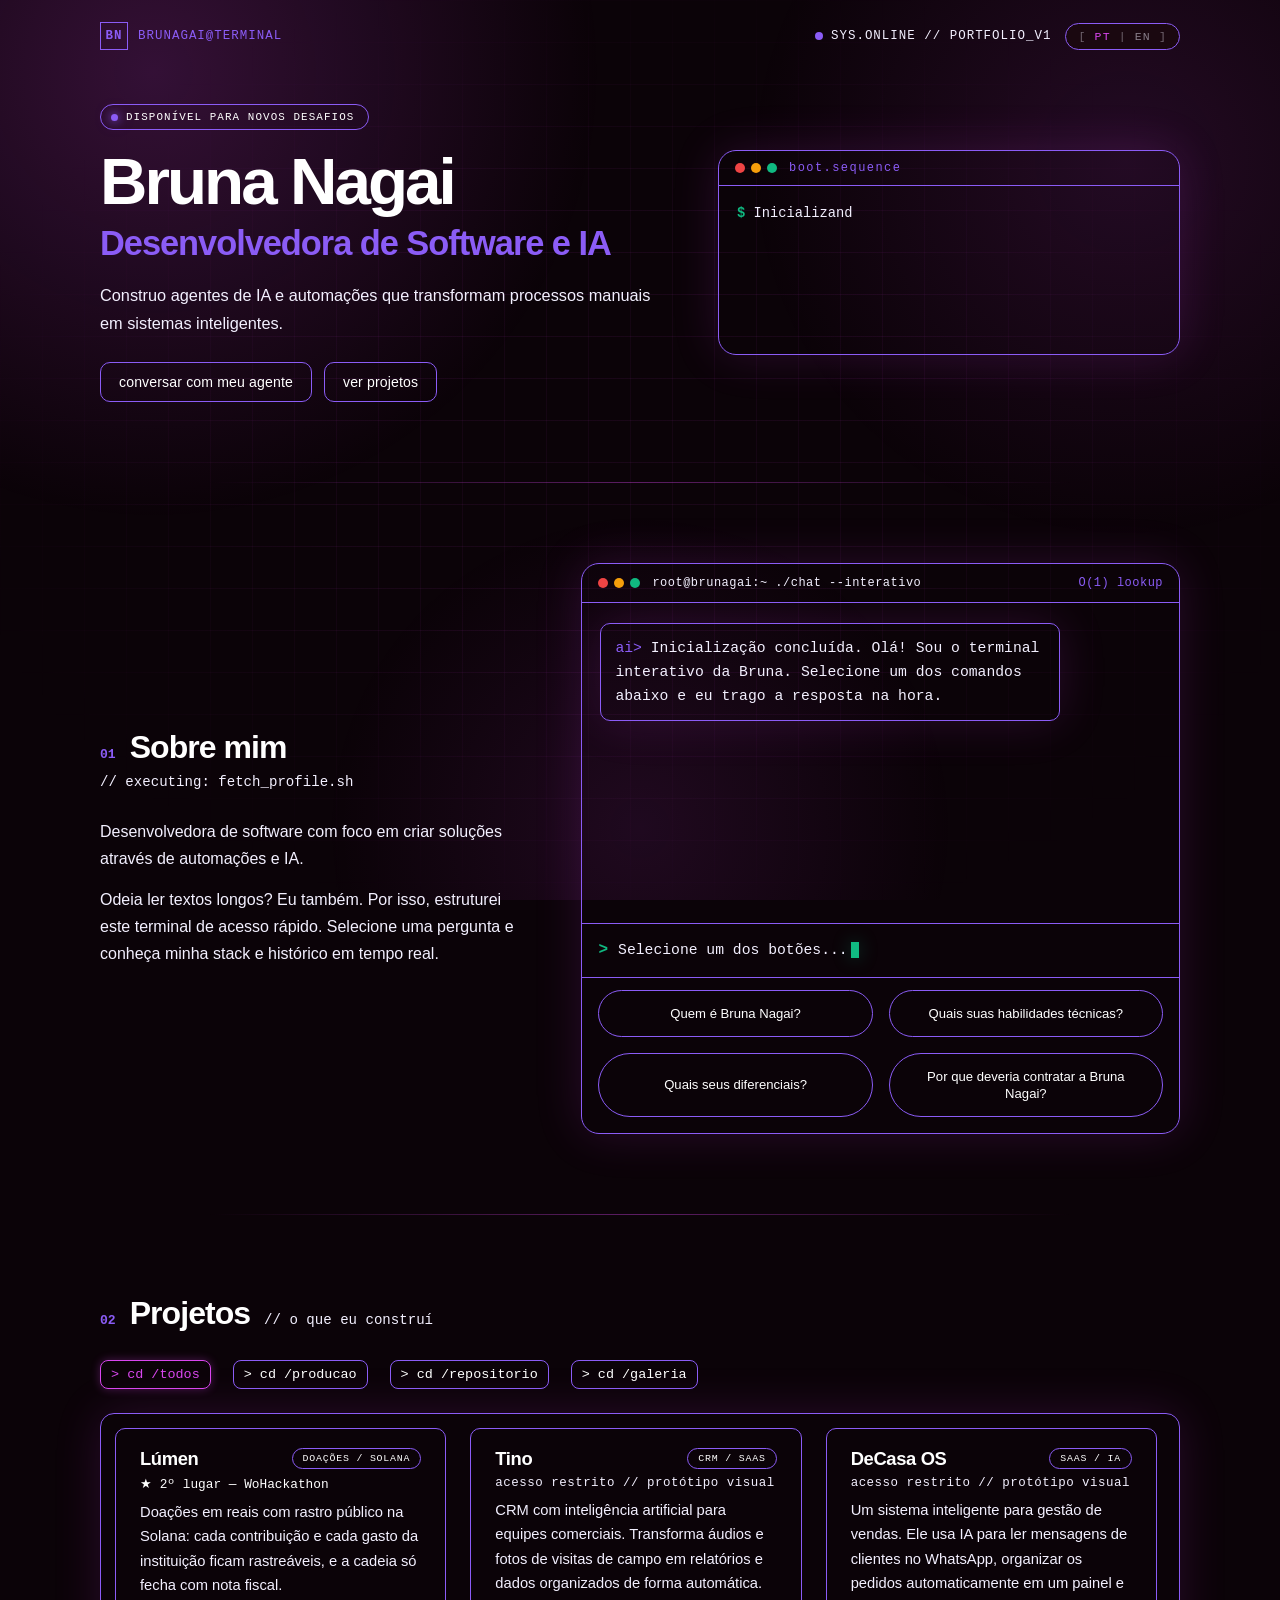
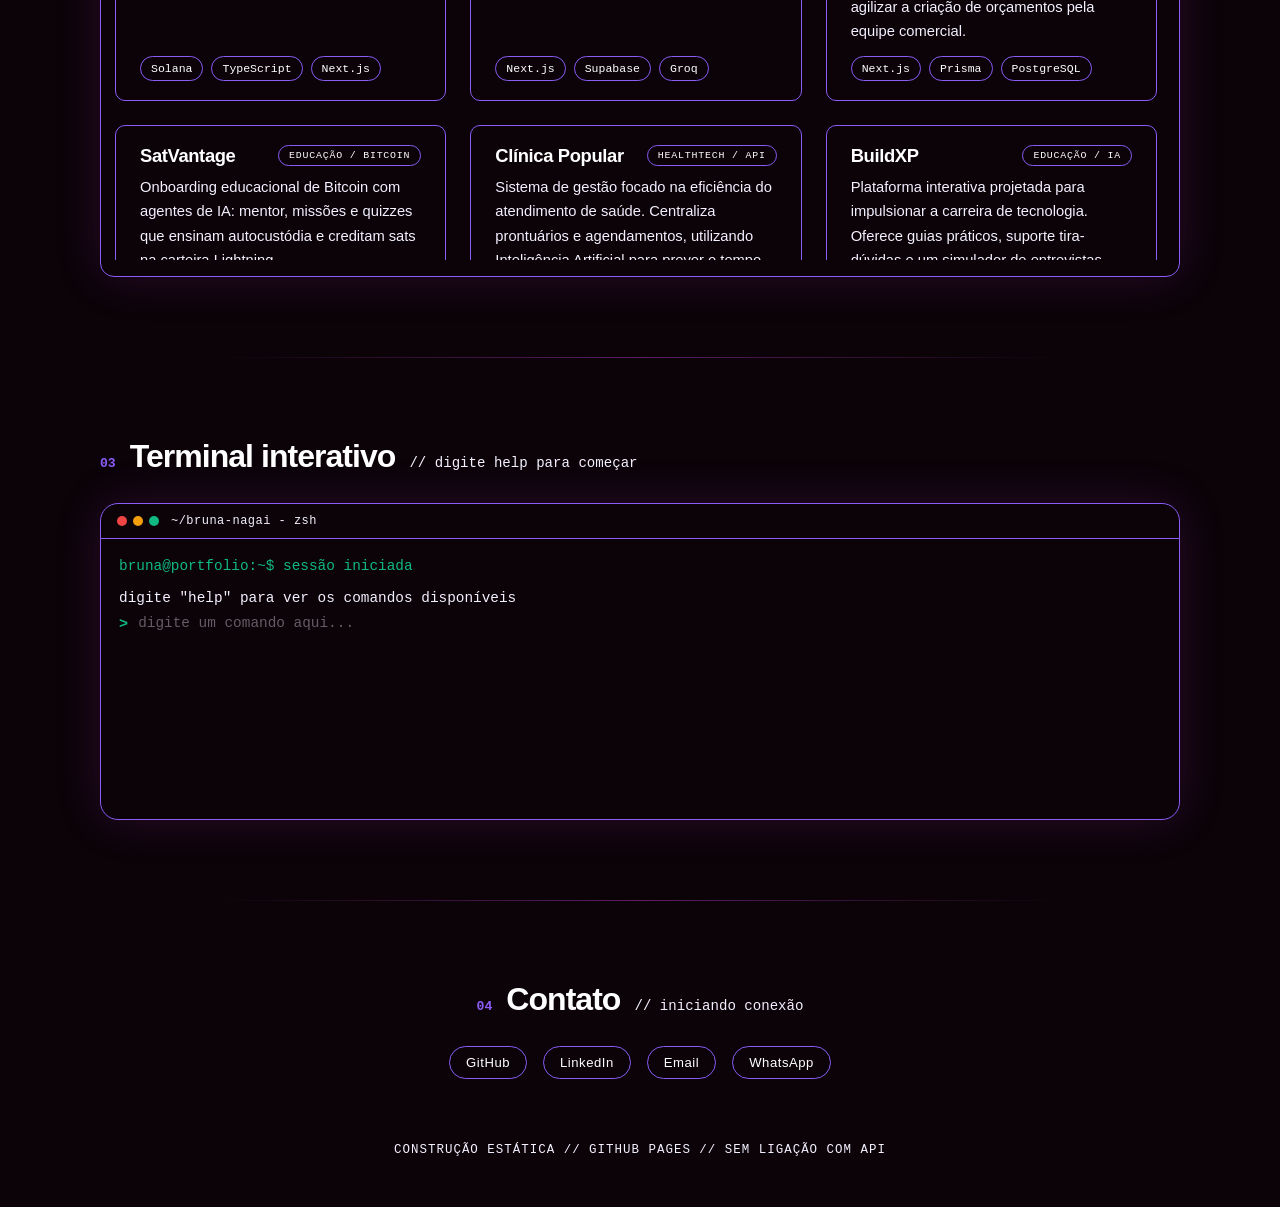
<file: index.html>
<!DOCTYPE html>
<html lang="pt-BR">
  <head>
    <meta charset="UTF-8" />
    <meta name="viewport" content="width=device-width, initial-scale=1.0" />
    <title>brunagai | Software Dev &amp; AI</title>
    <meta
      name="description"
      content="Portfólio de Bruna Nagai — desenvolvedora de software com foco em inteligência artificial, automações e engenharia de software."
    />
    <link rel="canonical" href="https://brunagai.github.io/portfolio_brunagai/" />
    <link rel="alternate" hreflang="pt-BR" href="https://brunagai.github.io/portfolio_brunagai/" />
    <link rel="alternate" hreflang="en" href="https://brunagai.github.io/portfolio_brunagai/en.html" />
    <link rel="alternate" hreflang="x-default" href="https://brunagai.github.io/portfolio_brunagai/" />
    <meta property="og:type" content="website" />
    <meta property="og:locale" content="pt_BR" />
    <meta property="og:locale:alternate" content="en_US" />
    <meta property="og:site_name" content="Bruna Nagai" />
    <meta
      property="og:title"
      content="Bruna Nagai | Desenvolvedora de Software e IA"
    />
    <meta
      property="og:description"
      content="Portfólio de Bruna Nagai — desenvolvedora de software com foco em inteligência artificial, automações e engenharia de software."
    />
    <meta property="og:url" content="https://brunagai.github.io/portfolio_brunagai/" />
    <meta
      property="og:image"
      content="https://brunagai.github.io/portfolio_brunagai/favicon.png"
    />
    <meta property="og:image:type" content="image/png" />
    <meta property="og:image:alt" content="BN — Bruna Nagai" />
    <meta name="twitter:card" content="summary" />
    <meta
      name="twitter:title"
      content="Bruna Nagai | Desenvolvedora de Software e IA"
    />
    <meta
      name="twitter:description"
      content="Portfólio de Bruna Nagai — desenvolvedora de software com foco em inteligência artificial, automações e engenharia de software."
    />
    <meta
      name="twitter:image"
      content="https://brunagai.github.io/portfolio_brunagai/favicon.png"
    />
    <meta name="twitter:image:alt" content="BN — Bruna Nagai" />
    <meta name="referrer" content="strict-origin-when-cross-origin" />
    <meta
      http-equiv="Content-Security-Policy"
      content="default-src 'self'; script-src 'self'; style-src 'self' https://fonts.googleapis.com; font-src https://fonts.gstatic.com; img-src 'self' data:; connect-src 'none'; base-uri 'self'; form-action 'self' mailto: https://wa.me;"
    />
    <link rel="icon" href="favicon.png?v=3" type="image/png" />
    <link rel="preconnect" href="https://fonts.googleapis.com" />
    <link rel="preconnect" href="https://fonts.gstatic.com" crossorigin />
    <link
      href="https://fonts.googleapis.com/css2?family=IBM+Plex+Mono:wght@400;500;600&family=Sora:wght@400;500;600;700&display=swap"
      rel="stylesheet"
    />
    <link rel="stylesheet" href="css/styles.css?v=81" />
  </head>
  <body>
    <a class="skip-link" href="#conteudo">Pular para o conteúdo</a>
    <div class="bg-grid" aria-hidden="true"></div>
    <div class="bg-glow" aria-hidden="true"></div>

    <header class="topbar">
      <p class="brand">
        <span class="brand-sigil">BN</span>
        <span>brunagai<span class="dim">@</span>terminal</span>
      </p>
      <div class="topbar-end">
        <p class="sys-status">
          <span class="pulse"></span>
          SYS.ONLINE // PORTFOLIO_v1
        </p>
        <nav class="lang-toggle" aria-label="Idioma">
          <a
            class="lang-toggle-link lang-toggle-active"
            href="index.html"
            hreflang="pt-BR"
            lang="pt-BR"
            aria-current="true"
          >PT</a>
          <span class="lang-toggle-sep" aria-hidden="true">|</span>
          <a class="lang-toggle-link" href="en.html" hreflang="en" lang="en">EN</a>
        </nav>
      </div>
    </header>

    <main id="conteudo" tabindex="-1">
      <section class="hero" aria-labelledby="hero-title">
        <div class="hero-copy">
          <a class="availability-badge" href="#contato">
            <span class="availability-dot" aria-hidden="true"></span>
            DISPONÍVEL PARA NOVOS DESAFIOS
          </a>
          <h1 id="hero-title" class="hero-name">Bruna Nagai</h1>
          <h2 class="hero-role">Desenvolvedora de Software e IA</h2>
          <p class="hero-desc">
            Construo agentes de IA e
            automações que transformam processos manuais em sistemas inteligentes.
          </p>
          <div class="hero-actions">
            <a class="hero-btn hero-btn-primary" href="#chat">conversar com meu agente</a>
            <a class="hero-btn hero-btn-secondary" href="#projetos">ver projetos</a>
          </div>
        </div>

        <div class="hero-visual">
          <aside class="boot-terminal" aria-label="Sequência de boot">
            <div class="boot-chrome">
              <div class="traffic" aria-hidden="true">
                <span></span><span></span><span></span>
              </div>
              <p class="terminal-title">boot.sequence</p>
            </div>
            <div id="boot-sequence-container" class="boot-log" aria-hidden="true"></div>
          </aside>
        </div>
      </section>

      <hr class="section-divider" aria-hidden="true" />

      <section id="chat" class="about-section" aria-labelledby="about-title">
        <div class="about-body">
          <div class="about-copy">
            <header class="projects-header about-header">
              <p class="projects-index">01</p>
              <h2 id="about-title">Sobre mim</h2>
              <p class="projects-comment">// executing: fetch_profile.sh</p>
            </header>
            <p>
              Desenvolvedora de software com foco em criar soluções através de
              automações e IA.
            </p>
            <p>
              Odeia ler textos longos? Eu também. Por isso, estruturei este
              terminal de acesso rápido. Selecione uma pergunta e conheça minha
              stack e histórico em tempo real.
            </p>
          </div>

          <div class="about-chat">
            <div class="terminal" role="region" aria-label="Interface de chat">
              <div class="terminal-chrome">
                <div class="traffic" aria-hidden="true">
                  <span></span><span></span><span></span>
                </div>
                <p class="terminal-title">root@brunagai:~ ./chat --interativo</p>
                <p class="terminal-hint">O(1) lookup</p>
              </div>

              <div id="chat-log" class="chat-log" role="log" aria-live="off">
                <article class="msg msg-agent">
                  <p>
                    <span class="ai-prefix">ai&gt;</span>
                    Inicialização concluída. Olá! Sou o terminal interativo da Bruna.
                    Selecione um dos comandos abaixo e eu trago a resposta na hora.
                  </p>
                </article>
              </div>

              <div class="command-bar">
                <span class="prompt-sign" aria-hidden="true">&gt;</span>
                <p class="command-display">
                  <span id="command-text" class="is-placeholder">Selecione um dos botões...</span>
                  <span class="caret" aria-hidden="true"></span>
                </p>
              </div>

              <div id="quick-actions" class="actions-grid" aria-label="Atalhos rápidos">
                <button type="button" class="action-btn" data-question="Quem é Bruna Nagai?">
                  Quem é Bruna Nagai?
                </button>
                <button type="button" class="action-btn" data-question="Quais suas habilidades técnicas?">
                  Quais suas habilidades técnicas?
                </button>
                <button type="button" class="action-btn" data-question="Quais seus diferenciais?">
                  Quais seus diferenciais?
                </button>
                <button type="button" class="action-btn" data-question="Por que deveria contratar a Bruna Nagai?">
                  Por que deveria contratar a Bruna Nagai?
                </button>
              </div>
            </div>
          </div>
        </div>
      </section>

      <hr class="section-divider" aria-hidden="true" />

      <section id="projetos" class="projects" aria-labelledby="projects-title">
        <header class="projects-header">
          <p class="projects-index">02</p>
          <h2 id="projects-title">Projetos</h2>
          <p class="projects-comment">// o que eu construí</p>
        </header>

        <nav class="project-filters" aria-label="Filtro de projetos">
          <button type="button" class="filter-cmd active" data-filter="todos" aria-pressed="true">
            &gt; cd /todos
          </button>
          <button type="button" class="filter-cmd" data-filter="producao" aria-pressed="false">
            &gt; cd /producao
          </button>
          <button type="button" class="filter-cmd" data-filter="repositorio" aria-pressed="false">
            &gt; cd /repositorio
          </button>
          <button type="button" class="filter-cmd" data-filter="galeria" aria-pressed="false">
            &gt; cd /galeria
          </button>
        </nav>

        <div class="projects-log-window">
          <div class="projects-grid">
          <article class="project-card" data-demo="lumen" data-stacks="galeria" tabindex="0" aria-haspopup="dialog" aria-controls="demo-modal">
            <div class="project-card-body">
              <div class="project-card-head">
                <h3>Lúmen</h3>
                <span class="project-pill">DOAÇÕES / SOLANA</span>
              </div>
              <p class="project-award">★ 2º lugar — WoHackathon</p>
              <p class="project-desc">
                Doações em reais com rastro público na Solana: cada contribuição e
                cada gasto da instituição ficam rastreáveis, e a cadeia só fecha
                com nota fiscal.
              </p>
            </div>
            <div class="project-card-foot">
              <ul class="project-tags">
                <li>Solana</li>
                <li>TypeScript</li>
                <li>Next.js</li>
              </ul>
            </div>
          </article>

          <article class="project-card" data-demo="tino" data-stacks="galeria" tabindex="0" aria-haspopup="dialog" aria-controls="demo-modal">
            <div class="project-card-body">
              <div class="project-card-head">
                <h3>Tino</h3>
                <span class="project-pill">CRM / SAAS</span>
              </div>
              <p class="project-access">acesso restrito // protótipo visual</p>
              <p class="project-desc">
                CRM com inteligência artificial para equipes comerciais. Transforma
                áudios e fotos de visitas de campo em relatórios e dados organizados
                de forma automática.
              </p>
            </div>
            <div class="project-card-foot">
              <ul class="project-tags">
                <li>Next.js</li>
                <li>Supabase</li>
                <li>Groq</li>
              </ul>
            </div>
          </article>

          <article class="project-card" data-demo="decasa-os" data-stacks="galeria" tabindex="0" aria-haspopup="dialog" aria-controls="demo-modal">
            <div class="project-card-body">
              <div class="project-card-head">
                <h3>DeCasa OS</h3>
                <span class="project-pill">SAAS / IA</span>
              </div>
              <p class="project-access">acesso restrito // protótipo visual</p>
              <p class="project-desc">
                Um sistema inteligente para gestão de vendas. Ele usa IA para
                ler mensagens de clientes no WhatsApp, organizar os pedidos
                automaticamente em um painel e agilizar a criação de orçamentos
                pela equipe comercial.
              </p>
            </div>
            <div class="project-card-foot">
              <ul class="project-tags">
                <li>Next.js</li>
                <li>Prisma</li>
                <li>PostgreSQL</li>
              </ul>
            </div>
          </article>

          <article class="project-card" data-stacks="producao">
            <a
              class="project-card-link"
              href="https://sat-vantage-gislanesena.vercel.app/"
              target="_blank"
              rel="noopener noreferrer"
              aria-label="Abrir SatVantage"
            ></a>
            <div class="project-card-body">
              <div class="project-card-head">
                <h3>SatVantage</h3>
                <span class="project-pill">EDUCAÇÃO / BITCOIN</span>
              </div>
              <p class="project-desc">
                Onboarding educacional de Bitcoin com agentes de IA: mentor,
                missões e quizzes que ensinam autocustódia e creditam sats na
                carteira Lightning.
              </p>
            </div>
            <div class="project-card-foot">
              <ul class="project-tags">
                <li>Next.js</li>
                <li>FastAPI</li>
                <li>TypeScript</li>
              </ul>
            </div>
          </article>

          <article class="project-card" data-stacks="repositorio">
            <a
              class="project-card-link"
              href="https://github.com/brunagai/clinica-popular"
              target="_blank"
              rel="noopener noreferrer"
              aria-label="Abrir Clínica Popular no GitHub"
            ></a>
            <div class="project-card-body">
              <div class="project-card-head">
                <h3>Clínica Popular</h3>
                <span class="project-pill">HEALTHTECH / API</span>
              </div>
              <p class="project-desc">
                Sistema de gestão focado na eficiência do atendimento de saúde.
                Centraliza prontuários e agendamentos, utilizando Inteligência
                Artificial para prever o tempo de espera nas filas e calcular o
                risco de ausência dos pacientes.
              </p>
            </div>
            <div class="project-card-foot">
              <ul class="project-tags">
                <li>Python</li>
                <li>FastAPI</li>
                <li>SQL</li>
              </ul>
            </div>
          </article>

          <article class="project-card" data-stacks="producao">
            <a
              class="project-card-link"
              href="https://www.buildxpdev.com.br/"
              target="_blank"
              rel="noopener noreferrer"
              aria-label="Abrir BuildXP"
            ></a>
            <div class="project-card-body">
              <div class="project-card-head">
                <h3>BuildXP</h3>
                <span class="project-pill">EDUCAÇÃO / IA</span>
              </div>
              <p class="project-desc">
                Plataforma interativa projetada para impulsionar a carreira de
                tecnologia. Oferece guias práticos, suporte tira-dúvidas e um
                simulador de entrevistas conduzido por Inteligência Artificial
                para preparar o candidato para o mercado.
              </p>
            </div>
            <div class="project-card-foot">
              <ul class="project-tags">
                <li>C#</li>
                <li>ASP.NET Core</li>
                <li>Groq</li>
              </ul>
            </div>
          </article>

          <article class="project-card" data-stacks="repositorio">
            <a
              class="project-card-link"
              href="https://github.com/brunagai/api-validacao-fiscal"
              target="_blank"
              rel="noopener noreferrer"
              aria-label="Abrir Validação Fiscal no GitHub"
            ></a>
            <div class="project-card-body">
              <div class="project-card-head">
                <h3>Validação Fiscal</h3>
                <span class="project-pill">API / FISCAL</span>
              </div>
              <p class="project-desc">
                Sistema automatizado que agiliza o processo de devoluções no
                varejo. Ele localiza a Nota Fiscal original instantaneamente,
                cruza as informações, calcula os impostos corretos e baixa o
                documento (DANFE), eliminando gargalos e erros manuais na
                operação.
              </p>
            </div>
            <div class="project-card-foot">
              <ul class="project-tags">
                <li>Python</li>
                <li>FastAPI</li>
                <li>Docker</li>
              </ul>
            </div>
          </article>
          </div>
        </div>
      </section>

      <hr class="section-divider" aria-hidden="true" />

      <section id="terminal-interativo" class="zsh-section" aria-labelledby="zsh-title">
        <header class="projects-header">
          <p class="projects-index">03</p>
          <h2 id="zsh-title">Terminal interativo</h2>
          <p class="projects-comment">// digite help para começar</p>
        </header>

        <div class="zsh-window">
          <div class="zsh-chrome">
            <div class="traffic" aria-hidden="true">
              <span></span><span></span><span></span>
            </div>
            <p class="terminal-title">~/bruna-nagai - zsh</p>
          </div>

          <div class="zsh-body">
            <div id="zsh-history" class="zsh-history" role="log" aria-live="off">
              <p class="zsh-line zsh-welcome">bruna@portfolio:~$ sessão iniciada</p>
              <p class="zsh-line zsh-hint">digite "help" para ver os comandos disponíveis</p>
            </div>

            <div class="zsh-input-line">
              <label class="sr-only" for="zsh-input">Comando do terminal</label>
              <span class="zsh-prompt" aria-hidden="true">&gt;</span>
              <input
                id="zsh-input"
                type="text"
                autocomplete="off"
                autocorrect="off"
                spellcheck="false"
                maxlength="80"
                placeholder="digite um comando aqui..."
                aria-label="Digite um comando"
              />
            </div>
          </div>
        </div>
      </section>

      <hr class="section-divider" aria-hidden="true" />
    </main>

    <footer id="contato" class="footer" aria-labelledby="contato-title">
      <div class="footer-contact-section">
        <header class="projects-header">
          <p class="projects-index">04</p>
          <h2 id="contato-title">Contato</h2>
          <p class="projects-comment">// iniciando conexão</p>
        </header>
        <nav class="footer-social-links" aria-label="Redes sociais">
        <a
          class="social-link"
          href="https://github.com/brunagai"
          target="_blank"
          rel="noopener noreferrer"
        >GitHub</a>
        <a
          class="social-link"
          href="https://www.linkedin.com/in/brunagai"
          target="_blank"
          rel="noopener noreferrer"
        >LinkedIn</a>
        <button
          type="button"
          class="social-link"
          id="email-trigger"
          aria-haspopup="dialog"
          aria-controls="email-modal"
        >Email</button>
        <a
          class="social-link"
          href="https://wa.me/5592984366959"
          target="_blank"
          rel="noopener noreferrer"
        >WhatsApp</a>
        </nav>
      </div>
      <p class="footer-note">construção estática // github pages // sem ligação com API</p>
    </footer>

    <dialog class="demo-modal" id="demo-modal" aria-labelledby="demo-modal-title">
      <div class="demo-stage">
        <figure class="demo-slide">
          <header class="demo-toolbar">
            <h2 id="demo-modal-title">DeCasa OS</h2>
            <button type="button" class="demo-modal-close" data-demo-close>
              Fechar
            </button>
          </header>
          <img id="demo-slide-image" alt="" />
          <figcaption id="demo-slide-caption"></figcaption>
          <div class="demo-pager">
            <button type="button" class="demo-nav demo-prev" data-demo-prev aria-label="Slide anterior">
              ‹
            </button>
            <div class="demo-dots" role="tablist" aria-label="Slides do protótipo"></div>
            <button type="button" class="demo-nav demo-next" data-demo-next aria-label="Próximo slide">
              ›
            </button>
          </div>
        </figure>
      </div>
    </dialog>

    <dialog class="demo-modal email-modal" id="email-modal" aria-labelledby="email-modal-title">
      <div class="email-card">
        <header class="demo-toolbar">
          <h2 id="email-modal-title">Copie meu email:</h2>
          <button type="button" class="demo-modal-close" data-email-close>Fechar</button>
        </header>
        <div class="email-copy-row">
          <p class="email-address" id="email-address">brunanlorena@gmail.com</p>
          <button
            type="button"
            class="email-copy-btn"
            data-email-copy
            data-label-idle="Copiar"
            data-label-done="Copiado!"
          >Copiar</button>
        </div>
      </div>
    </dialog>

    <script src="js/app.js?v=45"></script>
  </body>
</html>
</file>
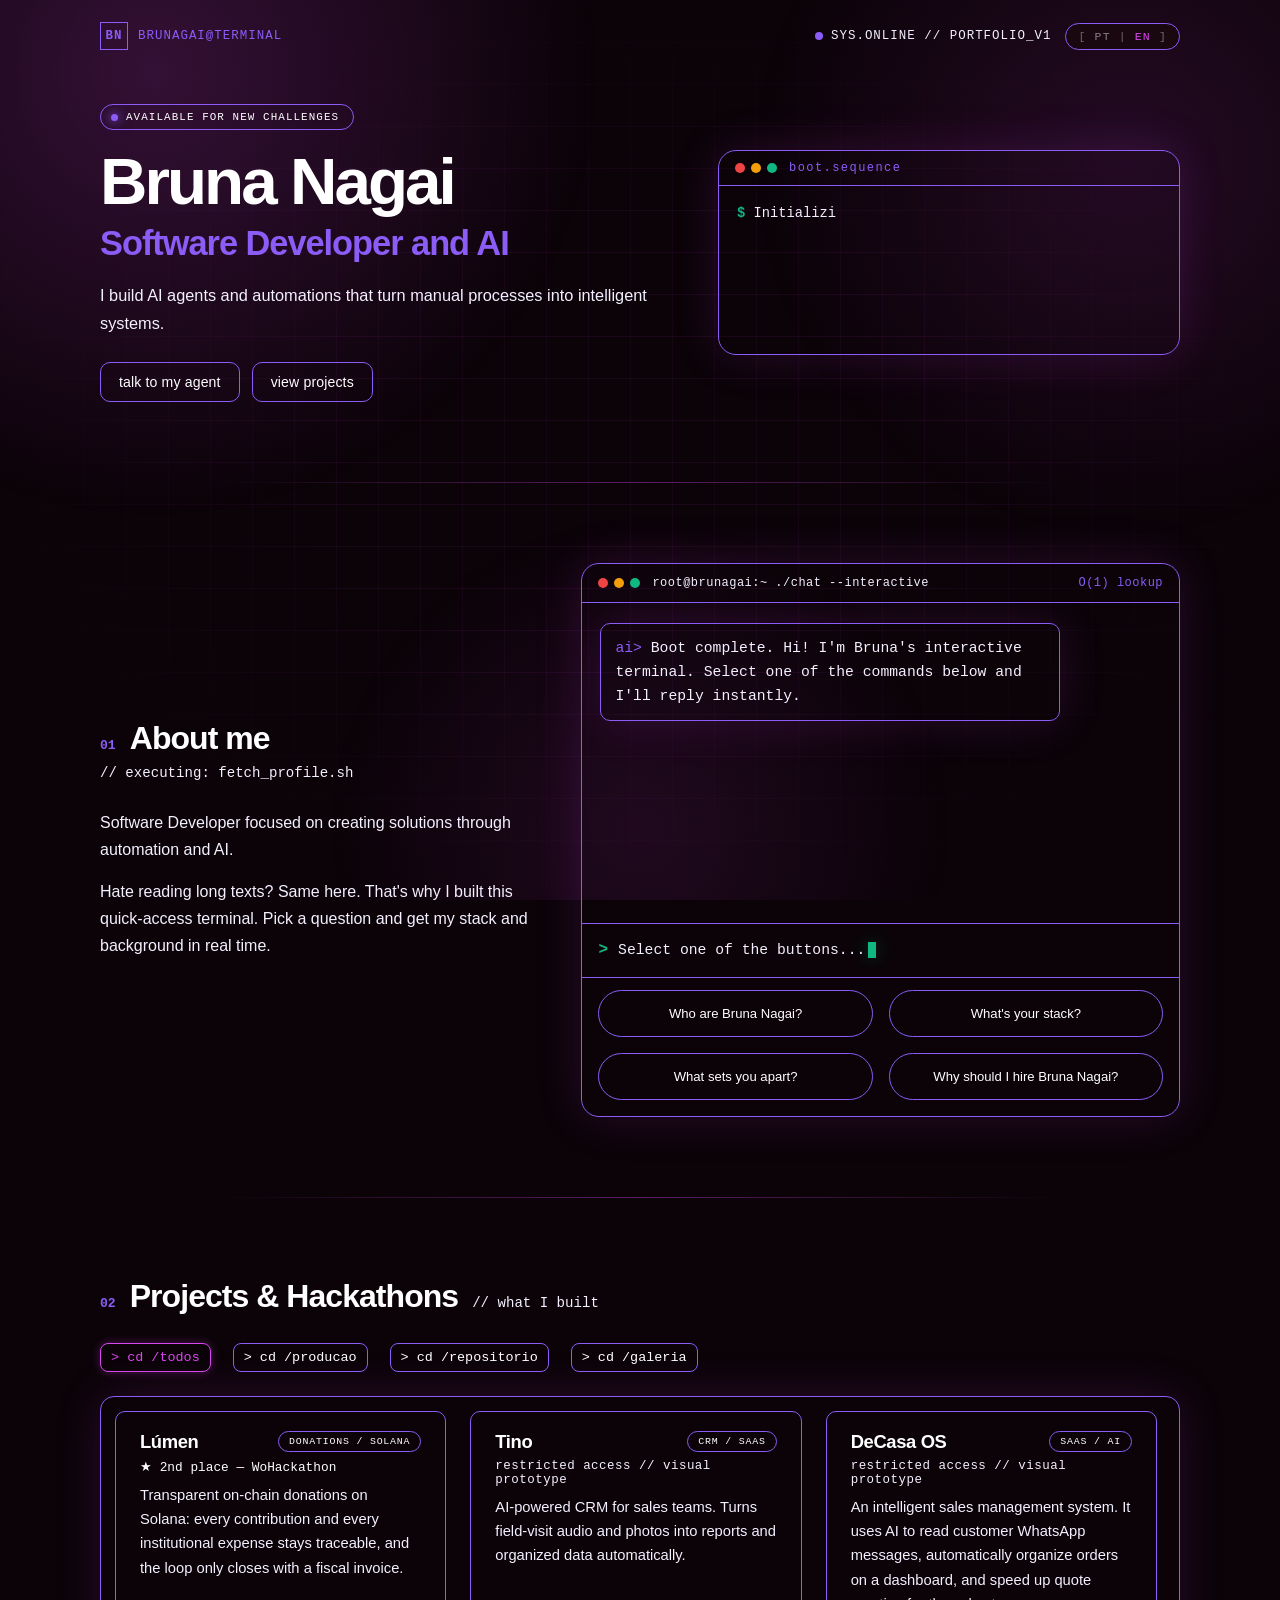
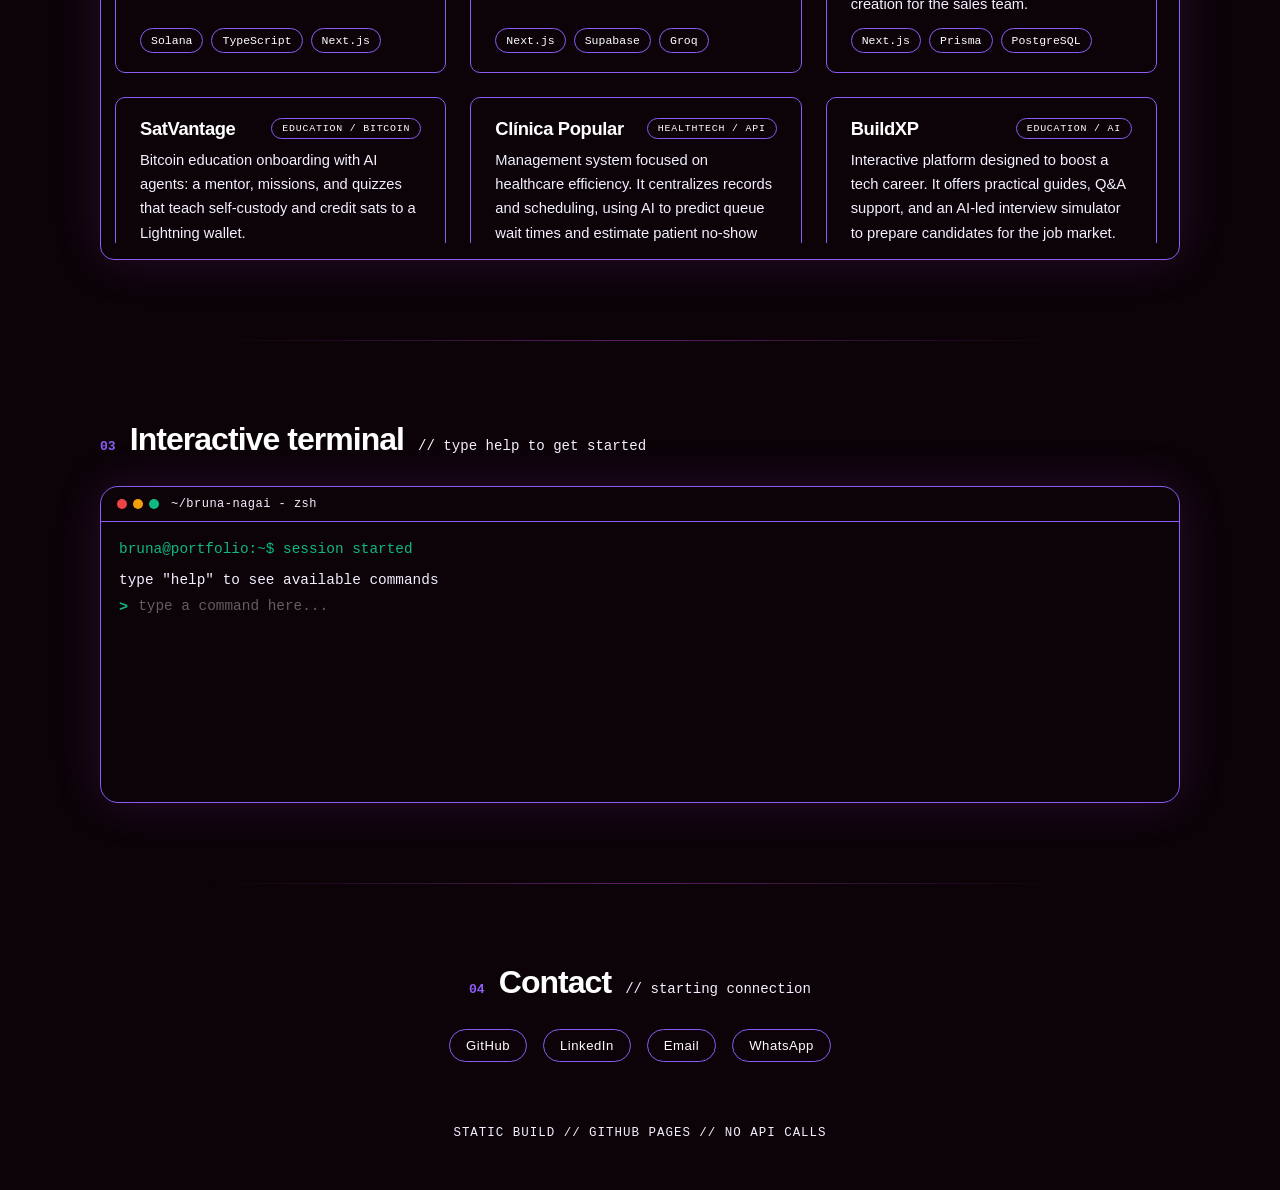
<file: en.html>
<!DOCTYPE html>
<html lang="en">
  <head>
    <meta charset="UTF-8" />
    <meta name="viewport" content="width=device-width, initial-scale=1.0" />
    <title>brunagai | Software Dev &amp; AI</title>
    <meta
      name="description"
      content="Bruna Nagai's portfolio — software developer focused on artificial intelligence, automation, and software engineering."
    />
    <link rel="canonical" href="https://brunagai.github.io/portfolio_brunagai/en.html" />
    <link rel="alternate" hreflang="pt-BR" href="https://brunagai.github.io/portfolio_brunagai/" />
    <link rel="alternate" hreflang="en" href="https://brunagai.github.io/portfolio_brunagai/en.html" />
    <link rel="alternate" hreflang="x-default" href="https://brunagai.github.io/portfolio_brunagai/" />
    <meta property="og:type" content="website" />
    <meta property="og:locale" content="en_US" />
    <meta property="og:locale:alternate" content="pt_BR" />
    <meta property="og:site_name" content="Bruna Nagai" />
    <meta
      property="og:title"
      content="Bruna Nagai | Software Developer and AI"
    />
    <meta
      property="og:description"
      content="Bruna Nagai's portfolio — software developer focused on artificial intelligence, automation, and software engineering."
    />
    <meta property="og:url" content="https://brunagai.github.io/portfolio_brunagai/en.html" />
    <meta
      property="og:image"
      content="https://brunagai.github.io/portfolio_brunagai/favicon.png"
    />
    <meta property="og:image:type" content="image/png" />
    <meta property="og:image:alt" content="BN — Bruna Nagai" />
    <meta name="twitter:card" content="summary" />
    <meta
      name="twitter:title"
      content="Bruna Nagai | Software Developer and AI"
    />
    <meta
      name="twitter:description"
      content="Bruna Nagai's portfolio — software developer focused on artificial intelligence, automation, and software engineering."
    />
    <meta
      name="twitter:image"
      content="https://brunagai.github.io/portfolio_brunagai/favicon.png"
    />
    <meta name="twitter:image:alt" content="BN — Bruna Nagai" />
    <meta name="referrer" content="strict-origin-when-cross-origin" />
    <meta
      http-equiv="Content-Security-Policy"
      content="default-src 'self'; script-src 'self'; style-src 'self' https://fonts.googleapis.com; font-src https://fonts.gstatic.com; img-src 'self' data:; connect-src 'none'; base-uri 'self'; form-action 'self' mailto: https://wa.me;"
    />
    <link rel="icon" href="favicon.png?v=3" type="image/png" />
    <link rel="preconnect" href="https://fonts.googleapis.com" />
    <link rel="preconnect" href="https://fonts.gstatic.com" crossorigin />
    <link
      href="https://fonts.googleapis.com/css2?family=IBM+Plex+Mono:wght@400;500;600&family=Sora:wght@400;500;600;700&display=swap"
      rel="stylesheet"
    />
    <link rel="stylesheet" href="css/styles.css?v=81" />
  </head>
  <body>
    <a class="skip-link" href="#conteudo">Skip to content</a>
    <div class="bg-grid" aria-hidden="true"></div>
    <div class="bg-glow" aria-hidden="true"></div>

    <header class="topbar">
      <p class="brand">
        <span class="brand-sigil">BN</span>
        <span>brunagai<span class="dim">@</span>terminal</span>
      </p>
      <div class="topbar-end">
        <p class="sys-status">
          <span class="pulse"></span>
          SYS.ONLINE // PORTFOLIO_v1
        </p>
        <nav class="lang-toggle" aria-label="Language">
          <a class="lang-toggle-link" href="index.html" hreflang="pt-BR" lang="pt-BR">PT</a>
          <span class="lang-toggle-sep" aria-hidden="true">|</span>
          <a
            class="lang-toggle-link lang-toggle-active"
            href="en.html"
            hreflang="en"
            lang="en"
            aria-current="true"
          >EN</a>
        </nav>
      </div>
    </header>

    <main id="conteudo" tabindex="-1">
      <section class="hero" aria-labelledby="hero-title">
        <div class="hero-copy">
          <a class="availability-badge" href="#contato">
            <span class="availability-dot" aria-hidden="true"></span>
            AVAILABLE FOR NEW CHALLENGES
          </a>
          <h1 id="hero-title" class="hero-name">Bruna Nagai</h1>
          <h2 class="hero-role">Software Developer and AI</h2>
          <p class="hero-desc">
            I build AI agents and automations that turn manual processes into intelligent systems.
          </p>
          <div class="hero-actions">
            <a class="hero-btn hero-btn-primary" href="#chat">talk to my agent</a>
            <a class="hero-btn hero-btn-secondary" href="#projetos">view projects</a>
          </div>
        </div>

        <div class="hero-visual">
          <aside class="boot-terminal" aria-label="Boot sequence">
            <div class="boot-chrome">
              <div class="traffic" aria-hidden="true">
                <span></span><span></span><span></span>
              </div>
              <p class="terminal-title">boot.sequence</p>
            </div>
            <div id="boot-sequence-container" class="boot-log" aria-hidden="true"></div>
          </aside>
        </div>
      </section>

      <hr class="section-divider" aria-hidden="true" />

      <section id="chat" class="about-section" aria-labelledby="about-title">
        <div class="about-body">
          <div class="about-copy">
            <header class="projects-header about-header">
              <p class="projects-index">01</p>
              <h2 id="about-title">About me</h2>
              <p class="projects-comment">// executing: fetch_profile.sh</p>
            </header>
            <p>
              Software Developer focused on creating solutions through automation and AI.
            </p>
            <p>
              Hate reading long texts? Same here. That's why I built this quick-access terminal.
              Pick a question and get my stack and background in real time.
            </p>
          </div>

          <div class="about-chat">
            <div class="terminal" role="region" aria-label="Chat interface">
              <div class="terminal-chrome">
                <div class="traffic" aria-hidden="true">
                  <span></span><span></span><span></span>
                </div>
                <p class="terminal-title">root@brunagai:~ ./chat --interactive</p>
                <p class="terminal-hint">O(1) lookup</p>
              </div>

              <div id="chat-log" class="chat-log" role="log" aria-live="off">
                <article class="msg msg-agent">
                  <p>
                    <span class="ai-prefix">ai&gt;</span>
                    Boot complete. Hi! I'm Bruna's interactive terminal.
                    Select one of the commands below and I'll reply instantly.
                  </p>
                </article>
              </div>

              <div class="command-bar">
                <span class="prompt-sign" aria-hidden="true">&gt;</span>
                <p class="command-display">
                  <span id="command-text" class="is-placeholder">Select one of the buttons...</span>
                  <span class="caret" aria-hidden="true"></span>
                </p>
              </div>

              <div id="quick-actions" class="actions-grid" aria-label="Quick shortcuts">
                <button type="button" class="action-btn" data-question="Who are Bruna Nagai?">
                  Who are Bruna Nagai?
                </button>
                <button type="button" class="action-btn" data-question="What's your stack?">
                  What's your stack?
                </button>
                <button type="button" class="action-btn" data-question="What sets you apart?">
                  What sets you apart?
                </button>
                <button type="button" class="action-btn" data-question="Why should I hire Bruna Nagai?">
                  Why should I hire Bruna Nagai?
                </button>
              </div>
            </div>
          </div>
        </div>
      </section>

      <hr class="section-divider" aria-hidden="true" />

      <section id="projetos" class="projects" aria-labelledby="projects-title">
        <header class="projects-header">
          <p class="projects-index">02</p>
          <h2 id="projects-title">Projects &amp; Hackathons</h2>
          <p class="projects-comment">// what I built</p>
        </header>

        <nav class="project-filters" aria-label="Project filter">
          <button type="button" class="filter-cmd active" data-filter="todos" aria-pressed="true">
            &gt; cd /todos
          </button>
          <button type="button" class="filter-cmd" data-filter="producao" aria-pressed="false">
            &gt; cd /producao
          </button>
          <button type="button" class="filter-cmd" data-filter="repositorio" aria-pressed="false">
            &gt; cd /repositorio
          </button>
          <button type="button" class="filter-cmd" data-filter="galeria" aria-pressed="false">
            &gt; cd /galeria
          </button>
        </nav>

        <div class="projects-log-window">
          <div class="projects-grid">
          <article class="project-card" data-demo="lumen" data-stacks="galeria" tabindex="0" aria-haspopup="dialog" aria-controls="demo-modal">
            <div class="project-card-body">
              <div class="project-card-head">
                <h3>Lúmen</h3>
                <span class="project-pill">DONATIONS / SOLANA</span>
              </div>
              <p class="project-award">★ 2nd place — WoHackathon</p>
              <p class="project-desc">
                Transparent on-chain donations on Solana: every contribution and every institutional
                expense stays traceable, and the loop only closes with a fiscal invoice.
              </p>
            </div>
            <div class="project-card-foot">
              <ul class="project-tags">
                <li>Solana</li>
                <li>TypeScript</li>
                <li>Next.js</li>
              </ul>
            </div>
          </article>

          <article class="project-card" data-demo="tino" data-stacks="galeria" tabindex="0" aria-haspopup="dialog" aria-controls="demo-modal">
            <div class="project-card-body">
              <div class="project-card-head">
                <h3>Tino</h3>
                <span class="project-pill">CRM / SAAS</span>
              </div>
              <p class="project-access">restricted access // visual prototype</p>
              <p class="project-desc">
                AI-powered CRM for sales teams. Turns field-visit audio and photos
                into reports and organized data automatically.
              </p>
            </div>
            <div class="project-card-foot">
              <ul class="project-tags">
                <li>Next.js</li>
                <li>Supabase</li>
                <li>Groq</li>
              </ul>
            </div>
          </article>

          <article class="project-card" data-demo="decasa-os" data-stacks="galeria" tabindex="0" aria-haspopup="dialog" aria-controls="demo-modal">
            <div class="project-card-body">
              <div class="project-card-head">
                <h3>DeCasa OS</h3>
                <span class="project-pill">SAAS / AI</span>
              </div>
              <p class="project-access">restricted access // visual prototype</p>
              <p class="project-desc">
                An intelligent sales management system. It uses AI to read customer WhatsApp
                messages, automatically organize orders on a dashboard, and speed up quote
                creation for the sales team.
              </p>
            </div>
            <div class="project-card-foot">
              <ul class="project-tags">
                <li>Next.js</li>
                <li>Prisma</li>
                <li>PostgreSQL</li>
              </ul>
            </div>
          </article>

          <article class="project-card" data-stacks="producao">
            <a
              class="project-card-link"
              href="https://sat-vantage-gislanesena.vercel.app/"
              target="_blank"
              rel="noopener noreferrer"
              aria-label="Open SatVantage"
            ></a>
            <div class="project-card-body">
              <div class="project-card-head">
                <h3>SatVantage</h3>
                <span class="project-pill">EDUCATION / BITCOIN</span>
              </div>
              <p class="project-desc">
                Bitcoin education onboarding with AI agents: a mentor, missions, and quizzes that
                teach self-custody and credit sats to a Lightning wallet.
              </p>
            </div>
            <div class="project-card-foot">
              <ul class="project-tags">
                <li>Next.js</li>
                <li>FastAPI</li>
                <li>TypeScript</li>
              </ul>
            </div>
          </article>

          <article class="project-card" data-stacks="repositorio">
            <a
              class="project-card-link"
              href="https://github.com/brunagai/clinica-popular"
              target="_blank"
              rel="noopener noreferrer"
              aria-label="Open Clínica Popular on GitHub"
            ></a>
            <div class="project-card-body">
              <div class="project-card-head">
                <h3>Clínica Popular</h3>
                <span class="project-pill">HEALTHTECH / API</span>
              </div>
              <p class="project-desc">
                Management system focused on healthcare efficiency. It centralizes records and
                scheduling, using AI to predict queue wait times and estimate patient no-show risk.
              </p>
            </div>
            <div class="project-card-foot">
              <ul class="project-tags">
                <li>Python</li>
                <li>FastAPI</li>
                <li>SQL</li>
              </ul>
            </div>
          </article>

          <article class="project-card" data-stacks="producao">
            <a
              class="project-card-link"
              href="https://www.buildxpdev.com.br/"
              target="_blank"
              rel="noopener noreferrer"
              aria-label="Open BuildXP"
            ></a>
            <div class="project-card-body">
              <div class="project-card-head">
                <h3>BuildXP</h3>
                <span class="project-pill">EDUCATION / AI</span>
              </div>
              <p class="project-desc">
                Interactive platform designed to boost a tech career. It offers practical guides,
                Q&amp;A support, and an AI-led interview simulator to prepare candidates for the
                job market.
              </p>
            </div>
            <div class="project-card-foot">
              <ul class="project-tags">
                <li>C#</li>
                <li>ASP.NET Core</li>
                <li>Groq</li>
              </ul>
            </div>
          </article>

          <article class="project-card" data-stacks="repositorio">
            <a
              class="project-card-link"
              href="https://github.com/brunagai/api-validacao-fiscal"
              target="_blank"
              rel="noopener noreferrer"
              aria-label="Open Fiscal Validation on GitHub"
            ></a>
            <div class="project-card-body">
              <div class="project-card-head">
                <h3>Fiscal Validation</h3>
                <span class="project-pill">API / FISCAL</span>
              </div>
              <p class="project-desc">
                Automated system that speeds up retail returns. It finds the original invoice
                instantly, cross-checks the data, calculates the correct taxes, and downloads the
                document (DANFE), cutting operational bottlenecks and manual errors.
              </p>
            </div>
            <div class="project-card-foot">
              <ul class="project-tags">
                <li>Python</li>
                <li>FastAPI</li>
                <li>Docker</li>
              </ul>
            </div>
          </article>
          </div>
        </div>
      </section>

      <hr class="section-divider" aria-hidden="true" />

      <section id="terminal-interativo" class="zsh-section" aria-labelledby="zsh-title">
        <header class="projects-header">
          <p class="projects-index">03</p>
          <h2 id="zsh-title">Interactive terminal</h2>
          <p class="projects-comment">// type help to get started</p>
        </header>

        <div class="zsh-window">
          <div class="zsh-chrome">
            <div class="traffic" aria-hidden="true">
              <span></span><span></span><span></span>
            </div>
            <p class="terminal-title">~/bruna-nagai - zsh</p>
          </div>

          <div class="zsh-body">
            <div id="zsh-history" class="zsh-history" role="log" aria-live="off">
              <p class="zsh-line zsh-welcome">bruna@portfolio:~$ session started</p>
              <p class="zsh-line zsh-hint">type "help" to see available commands</p>
            </div>

            <div class="zsh-input-line">
              <label class="sr-only" for="zsh-input">Terminal command</label>
              <span class="zsh-prompt" aria-hidden="true">&gt;</span>
              <input
                id="zsh-input"
                type="text"
                autocomplete="off"
                autocorrect="off"
                spellcheck="false"
                maxlength="80"
                placeholder="type a command here..."
                aria-label="Type a command"
              />
            </div>
          </div>
        </div>
      </section>

      <hr class="section-divider" aria-hidden="true" />
    </main>

    <footer id="contato" class="footer" aria-labelledby="contato-title">
      <div class="footer-contact-section">
        <header class="projects-header">
          <p class="projects-index">04</p>
          <h2 id="contato-title">Contact</h2>
          <p class="projects-comment">// starting connection</p>
        </header>
        <nav class="footer-social-links" aria-label="Social links">
        <a
          class="social-link"
          href="https://github.com/brunagai"
          target="_blank"
          rel="noopener noreferrer"
        >GitHub</a>
        <a
          class="social-link"
          href="https://www.linkedin.com/in/brunagai"
          target="_blank"
          rel="noopener noreferrer"
        >LinkedIn</a>
        <button
          type="button"
          class="social-link"
          id="email-trigger"
          aria-haspopup="dialog"
          aria-controls="email-modal"
        >Email</button>
        <a
          class="social-link"
          href="https://wa.me/5592984366959"
          target="_blank"
          rel="noopener noreferrer"
        >WhatsApp</a>
        </nav>
      </div>
      <p class="footer-note">static build // github pages // no api calls</p>
    </footer>

    <dialog class="demo-modal" id="demo-modal" aria-labelledby="demo-modal-title">
      <div class="demo-stage">
        <figure class="demo-slide">
          <header class="demo-toolbar">
            <h2 id="demo-modal-title">DeCasa OS</h2>
            <button type="button" class="demo-modal-close" data-demo-close>
              Close
            </button>
          </header>
          <img id="demo-slide-image" alt="" />
          <figcaption id="demo-slide-caption"></figcaption>
          <div class="demo-pager">
            <button type="button" class="demo-nav demo-prev" data-demo-prev aria-label="Previous slide">
              ‹
            </button>
            <div class="demo-dots" role="tablist" aria-label="Prototype slides"></div>
            <button type="button" class="demo-nav demo-next" data-demo-next aria-label="Next slide">
              ›
            </button>
          </div>
        </figure>
      </div>
    </dialog>

    <dialog class="demo-modal email-modal" id="email-modal" aria-labelledby="email-modal-title">
      <div class="email-card">
        <header class="demo-toolbar">
          <h2 id="email-modal-title">Copy my email:</h2>
          <button type="button" class="demo-modal-close" data-email-close>Close</button>
        </header>
        <div class="email-copy-row">
          <p class="email-address" id="email-address">brunanlorena@gmail.com</p>
          <button
            type="button"
            class="email-copy-btn"
            data-email-copy
            data-label-idle="Copy"
            data-label-done="Copied!"
          >Copy</button>
        </div>
      </div>
    </dialog>

    <script src="js/app.js?v=45"></script>
  </body>
</html>
</file>
<file: css/styles.css>
:root {
  --bg-main: #0B0308;
  --bg-surface: #1A0810;
  --bg-surface-hover: #2A1018;
  --bg-frame: #000000;
  --color-primary: #D946EF;
  --color-secondary: #C026D3;
  --text-primary: #F3F0FF;
  --text-secondary: #F3F0FF;
  --text-heading: #FFFFFF;
  --color-accent: #10B981;
  --color-primary-hover: #C026D3;
  --status-success: #10B981;
  --status-error: #EF4444;
  --status-warning: #F59E0B;
  --status-info: #D946EF;
  --sans: "Sora", "Segoe UI", sans-serif;
  --mono: "IBM Plex Mono", "Cascadia Mono", Consolas, monospace;
  --radius: 18px;
  --line: rgba(217, 70, 239, 0.28);
  --glow-primary: 0 0 48px rgba(217, 70, 239, 0.15);
  --glow-accent: 0 0 18px rgba(16, 185, 129, 0.35);
  --glow-info: 0 0 18px rgba(217, 70, 239, 0.28);
  --frame-border: #8B5CF6;
}

*,
*::before,
*::after {
  box-sizing: border-box;
}

html {
  scroll-behavior: smooth;
}

html,
body {
  margin: 0;
  min-height: 100%;
}

body {
  color: var(--text-primary);
  font-family: var(--sans);
  background: var(--bg-main);
  overflow-x: hidden;
}

.skip-link {
  position: absolute;
  left: 1rem;
  top: -6rem;
  z-index: 1000;
  padding: 0.7rem 1rem;
  color: var(--text-heading);
  background: var(--bg-surface);
  border: 1px solid var(--frame-border);
  border-radius: 8px;
  font-family: var(--mono);
  font-size: 0.85rem;
  text-decoration: none;
}

.skip-link:focus {
  top: 1rem;
}

#conteudo:focus {
  outline: none;
}

h1,
h2,
h3 {
  color: var(--text-heading);
}

.sr-only {
  position: absolute;
  width: 1px;
  height: 1px;
  padding: 0;
  margin: -1px;
  overflow: hidden;
  clip: rect(0, 0, 0, 0);
  border: 0;
}

.bg-grid,
.bg-glow {
  position: fixed;
  inset: 0;
  pointer-events: none;
  z-index: 0;
}

.bg-grid {
  background-image:
    linear-gradient(rgba(217, 70, 239, 0.07) 1px, transparent 1px),
    linear-gradient(90deg, rgba(217, 70, 239, 0.05) 1px, transparent 1px);
  background-size: 42px 42px;
  mask-image: radial-gradient(ellipse at center, black 35%, transparent 78%);
}

.bg-glow {
  background:
    radial-gradient(circle at 12% 8%, rgba(217, 70, 239, 0.2), transparent 32%),
    radial-gradient(circle at 88% 18%, rgba(217, 70, 239, 0.12), transparent 28%),
    radial-gradient(circle at 50% 92%, rgba(217, 70, 239, 0.1), transparent 30%);
}

.topbar,
main {
  position: relative;
  z-index: 1;
}

.topbar {
  display: flex;
  align-items: center;
  justify-content: space-between;
  max-width: 1120px;
  margin: 0 auto;
  padding: 22px 20px;
  font-family: var(--mono);
  font-size: 0.78rem;
  letter-spacing: 0.08em;
  text-transform: uppercase;
  color: var(--text-secondary);
}

.brand {
  display: flex;
  align-items: center;
  gap: 10px;
  margin: 0;
  color: var(--frame-border);
}

.brand-sigil {
  display: grid;
  place-items: center;
  width: 28px;
  height: 28px;
  border: 1px solid var(--frame-border);
  box-shadow: none;
  font-weight: 600;
}

.dim {
  color: var(--frame-border);
}

.sys-status {
  display: flex;
  align-items: center;
  gap: 8px;
  margin: 0;
}

.topbar-end {
  display: flex;
  align-items: center;
  gap: 14px;
}

.lang-toggle {
  display: inline-flex;
  align-items: center;
  gap: 8px;
  margin: 0;
  padding: 6px 12px;
  border: 1px solid var(--frame-border);
  border-radius: 999px;
  background: var(--bg-surface);
  font-family: var(--mono);
  font-size: 0.72rem;
  letter-spacing: 0.1em;
  text-transform: uppercase;
}

.lang-toggle::before {
  content: "[";
  color: var(--text-secondary);
  opacity: 0.4;
}

.lang-toggle::after {
  content: "]";
  color: var(--text-secondary);
  opacity: 0.4;
}

.lang-toggle-active {
  color: var(--color-primary);
}

.lang-toggle-sep {
  color: var(--text-secondary);
  opacity: 0.4;
}

.lang-toggle-link,
.lang-toggle-link:visited {
  color: var(--text-secondary);
  opacity: 0.5;
  text-decoration: none;
  transition: color 0.3s ease, opacity 0.3s ease;
}

.lang-toggle-link:hover,
.lang-toggle-link:focus-visible {
  color: var(--color-primary);
  opacity: 1;
}

.lang-toggle-link.lang-toggle-active,
.lang-toggle-link.lang-toggle-active:visited,
.lang-toggle-link.lang-toggle-active:hover,
.lang-toggle-link.lang-toggle-active:focus-visible {
  color: var(--color-primary);
  opacity: 1;
}

.pulse {
  width: 8px;
  height: 8px;
  border-radius: 50%;
  background: var(--frame-border);
  box-shadow: none;
  animation: pulse 1.8s ease-in-out infinite;
}

main {
  max-width: 1120px;
  margin: 0 auto;
  padding: 8px 20px 0;
}

.section-divider {
  border: none;
  height: 1px;
  background: linear-gradient(90deg, transparent, rgba(217, 70, 239, 0.4), transparent);
  width: 80%;
  margin: 0 auto;
}

.hero {
  display: flex;
  justify-content: space-between;
  align-items: center;
  gap: 48px;
  margin-bottom: 0;
  padding-top: 1.5rem;
  padding-bottom: 5rem;
  text-align: left;
}

.hero-copy {
  flex: 1 1 52%;
  min-width: 0;
}

.hero-visual {
  flex: 1 1 42%;
  min-width: 0;
  display: flex;
  align-items: center;
}

.availability-badge {
  display: inline-flex;
  align-items: center;
  gap: 8px;
  margin: 0;
  padding: 6px 14px 6px 10px;
  border: 1px solid var(--frame-border);
  border-radius: 999px;
  background: transparent;
  color: #ffffff;
  font-family: var(--mono);
  font-size: 0.68rem;
  font-weight: 500;
  letter-spacing: 0.1em;
  text-transform: uppercase;
  text-decoration: none;
  cursor: pointer;
  transition: all 0.3s ease;
}

.availability-badge:hover,
.availability-badge:focus-visible {
  color: var(--color-accent);
  border-color: var(--color-accent);
  background: rgba(16, 185, 129, 0.08);
  box-shadow: var(--glow-accent);
  text-shadow: 0 0 10px rgba(16, 185, 129, 0.75);
}

.availability-dot {
  width: 7px;
  height: 7px;
  border-radius: 50%;
  background: var(--frame-border);
  box-shadow: 0 0 10px rgba(139, 92, 246, 0.95), 0 0 18px rgba(139, 92, 246, 0.45);
  animation: pulse 1.8s ease-in-out infinite;
}

.availability-badge:hover .availability-dot,
.availability-badge:focus-visible .availability-dot {
  background: var(--color-accent);
  box-shadow: 0 0 10px rgba(16, 185, 129, 0.95), 0 0 18px rgba(16, 185, 129, 0.45);
}

.hero-name {
  margin: 18px 0 6px;
  color: var(--text-heading);
  font-size: clamp(2.4rem, 6vw, 4.1rem);
  font-weight: 700;
  line-height: 1.05;
  letter-spacing: -0.045em;
}

.hero-role {
  margin: 0 0 18px;
  font-size: clamp(1.35rem, 3.2vw, 2.15rem);
  font-weight: 700;
  line-height: 1.2;
  letter-spacing: -0.03em;
  color: var(--frame-border);
  background: none;
  -webkit-text-fill-color: unset;
}

.hero-desc {
  margin: 0;
  max-width: 38rem;
  color: var(--text-secondary);
  font-size: 1.02rem;
  line-height: 1.7;
}

.hero-actions {
  display: flex;
  flex-wrap: wrap;
  gap: 12px;
  margin: 24px 0 0;
}

.hero-btn {
  display: inline-flex;
  align-items: center;
  justify-content: center;
  padding: 11px 18px;
  border: 1px solid var(--frame-border);
  border-radius: 10px;
  background: transparent;
  color: #FFFFFF;
  font-family: var(--sans);
  font-size: 0.88rem;
  font-weight: 500;
  letter-spacing: 0.01em;
  text-decoration: none;
  cursor: pointer;
  transition: all 0.3s ease;
}

.hero-btn:hover,
.hero-btn:focus-visible,
.hero-btn-primary:hover,
.hero-btn-primary:focus-visible,
.hero-btn-secondary:hover,
.hero-btn-secondary:focus-visible {
  color: var(--color-accent);
  border-color: var(--color-accent);
  background: rgba(16, 185, 129, 0.08);
  box-shadow: var(--glow-accent);
  text-shadow: 0 0 10px rgba(16, 185, 129, 0.75);
}

.hero-btn-primary,
.hero-btn-secondary {
  border: 1px solid var(--frame-border);
  color: #FFFFFF;
  background: transparent;
}

.boot-terminal {
  width: 100%;
  margin: 0;
  text-align: left;
  border: 1px solid var(--frame-border);
  border-radius: var(--radius);
  background: transparent;
  box-shadow: var(--glow-primary);
  overflow: hidden;
}

.boot-chrome {
  display: flex;
  align-items: center;
  gap: 12px;
  padding: 10px 16px;
  border-bottom: 1px solid var(--frame-border);
  background: transparent;
}

.boot-chrome .terminal-title {
  color: var(--frame-border);
  letter-spacing: 0.12em;
  text-transform: lowercase;
}

#chat,
#quick-actions,
#projetos,
#terminal-interativo,
#contato {
  scroll-margin-top: 20px;
}

.about-section {
  display: flex;
  flex-direction: column;
  align-items: stretch;
  gap: 0;
  margin-bottom: 0;
  padding-top: 5rem;
  padding-bottom: 5rem;
}

.about-body {
  display: flex;
  align-items: center;
  gap: 3rem;
}

.about-copy {
  flex: 1 1 42%;
  min-width: 0;
  max-width: 34rem;
}

.about-header {
  margin-bottom: 14px;
}

.about-copy > p {
  margin: 0 0 14px;
  color: var(--text-secondary);
  font-family: var(--sans);
  font-size: 1rem;
  line-height: 1.7;
}

.about-copy > p:last-child {
  margin-bottom: 0;
}

.about-chat {
  flex: 1 1 58%;
  min-width: 0;
}

.projects {
  margin: 0;
  padding-top: 5rem;
  padding-bottom: 5rem;
}

.projects-header {
  display: flex;
  flex-wrap: wrap;
  align-items: baseline;
  gap: 8px 14px;
  margin-bottom: 28px;
}

.projects-index {
  margin: 0;
  color: var(--frame-border);
  font-family: var(--mono);
  font-size: 0.82rem;
  font-weight: 600;
}

.projects-header h2 {
  margin: 0;
  color: var(--text-heading);
  font-size: clamp(1.45rem, 3vw, 2rem);
  letter-spacing: -0.03em;
}

.projects-comment {
  margin: 0;
  color: var(--text-secondary);
  font-family: var(--mono);
  font-size: 0.88rem;
}

.project-filters {
  display: flex;
  flex-wrap: wrap;
  gap: 10px 22px;
  margin: 0 0 24px;
}

.filter-cmd {
  padding: 6px 10px;
  border: 1px solid var(--frame-border);
  border-radius: 8px;
  background: transparent;
  color: #FFFFFF;
  font-family: var(--mono);
  font-size: 0.84rem;
  cursor: pointer;
  transition: all 0.3s ease;
}

.filter-cmd:hover,
.filter-cmd:focus-visible,
.filter-cmd.active {
  color: var(--color-primary);
  background: transparent;
  border-color: var(--color-primary);
  box-shadow: 0 0 10px rgba(217, 70, 239, 0.3);
}

.projects-log-window {
  max-height: none;
  overflow: visible;
  padding: 14px 10px 16px 14px;
  border: 1px solid var(--frame-border);
  border-radius: 14px;
  background: transparent;
  box-shadow: var(--glow-primary);
  scrollbar-width: thin;
  scrollbar-color: var(--color-primary) transparent;
}

.projects-log-window::-webkit-scrollbar {
  width: 6px;
}

.projects-log-window::-webkit-scrollbar-track {
  margin: 8px 0;
  background: transparent;
}

.projects-log-window::-webkit-scrollbar-thumb {
  border-radius: 999px;
  background: linear-gradient(180deg, var(--color-primary) 0%, var(--color-secondary) 100%);
  box-shadow:
    0 0 8px rgba(217, 70, 239, 0.85),
    0 0 16px rgba(217, 70, 239, 0.45);
}

.projects-log-window::-webkit-scrollbar-thumb:hover {
  background: var(--color-primary-hover);
  box-shadow:
    0 0 10px rgba(217, 70, 239, 1),
    0 0 18px rgba(217, 70, 239, 0.7);
}

.projects-grid {
  display: grid;
  grid-template-columns: repeat(3, 1fr);
  gap: 1.5rem;
  max-height: 432px;
  overflow-x: hidden;
  overflow-y: auto;
  overflow-anchor: none;
  padding-right: 12px;
  padding-bottom: 20px;
  scrollbar-width: thin;
  scrollbar-color: var(--color-primary) rgba(217, 70, 239, 0.05);
}

.projects-grid::-webkit-scrollbar {
  width: 8px;
}

.projects-grid::-webkit-scrollbar-track {
  background: rgba(217, 70, 239, 0.05);
  border-radius: 4px;
}

.projects-grid::-webkit-scrollbar-thumb {
  background: var(--color-primary, #d946ef);
  border-radius: 4px;
}

.projects-grid::-webkit-scrollbar-thumb:hover {
  background: var(--color-secondary, #8b5cf6);
}

.project-card {
  position: relative;
  display: flex;
  flex-direction: column;
  justify-content: flex-start;
  gap: 0.75rem;
  min-height: 0;
  height: 100%;
  padding: 1.2rem 1.5rem;
  border: 1px solid var(--frame-border);
  border-radius: 10px;
  background: transparent;
  box-shadow: none;
  color: #ffffff;
  cursor: pointer;
  transition: all 0.3s ease;
}

.project-card:hover {
  background: rgba(16, 185, 129, 0.08);
  border-color: var(--color-accent);
  box-shadow: var(--glow-accent);
}

.project-card:focus-visible {
  outline: 2px solid var(--color-primary);
  outline-offset: 3px;
}

.project-card-link {
  position: absolute;
  inset: 0;
  z-index: 1;
  border-radius: inherit;
}

.project-card-body {
  display: flex;
  flex-direction: column;
  flex: 1 1 auto;
}

.project-card-head {
  display: flex;
  align-items: flex-start;
  justify-content: space-between;
  gap: 12px;
}

.project-card h3 {
  margin: 0;
  font-size: 1.15rem;
  letter-spacing: -0.02em;
  color: #FFFFFF;
  text-decoration: none;
  transition: color 0.3s ease;
}

.project-card:hover h3 {
  color: #059669;
}

.project-pill {
  flex-shrink: 0;
  padding: 4px 10px;
  border: 1px solid var(--frame-border);
  border-radius: 50px;
  background: transparent;
  color: #ffffff;
  font-family: var(--mono);
  font-size: 0.62rem;
  font-weight: 500;
  letter-spacing: 0.08em;
  text-transform: uppercase;
  transition: color 0.3s ease, border-color 0.3s ease, background 0.3s ease, box-shadow 0.3s ease, text-shadow 0.3s ease;
}

.project-card:hover .project-pill {
  color: var(--color-accent);
  border-color: var(--color-accent);
  background: rgba(16, 185, 129, 0.06);
  box-shadow: 0 0 8px rgba(16, 185, 129, 0.22);
  text-shadow: 0 0 6px rgba(16, 185, 129, 0.28);
}

.project-award {
  margin: 6px 0 0;
  color: #ffffff;
  font-family: var(--mono);
  font-size: 0.8rem;
}

.project-access {
  margin: 6px 0 0;
  color: var(--text-secondary);
  font-family: var(--mono);
  font-size: 0.78rem;
  letter-spacing: 0.04em;
}

.project-card-foot {
  display: flex;
  flex-direction: column;
  align-items: flex-start;
  gap: 0;
  margin-top: auto;
}

.project-desc {
  flex-grow: 1;
  margin: 8px 0 0;
  color: var(--text-secondary);
  font-size: 0.92rem;
  line-height: 1.65;
  white-space: normal;
  overflow: visible;
  word-break: break-word;
}

.project-tags {
  display: flex;
  flex-wrap: wrap;
  gap: 8px;
  margin: 0;
  padding: 0;
  list-style: none;
}

.project-tags li {
  padding: 5px 10px;
  border: 1px solid var(--frame-border);
  border-radius: 50px;
  background: transparent;
  color: #ffffff;
  font-family: var(--mono);
  font-size: 0.72rem;
  transition: color 0.3s ease, border-color 0.3s ease, background 0.3s ease, box-shadow 0.3s ease, text-shadow 0.3s ease;
}

.project-card:hover .project-tags li {
  color: var(--color-accent);
  border-color: var(--color-accent);
  background: rgba(16, 185, 129, 0.06);
  box-shadow: 0 0 8px rgba(16, 185, 129, 0.22);
  text-shadow: 0 0 6px rgba(16, 185, 129, 0.28);
}

.boot-log {
  min-height: 10.5rem;
  padding: 16px 18px 18px;
  background: transparent;
}

.boot-line {
  margin: 0;
  font-family: var(--mono);
  font-size: 0.86rem;
  line-height: 1.75;
  color: var(--text-primary);
  white-space: pre-wrap;
  word-break: break-word;
}

.boot-prompt {
  color: var(--color-accent);
  font-weight: 600;
}

.boot-ok {
  color: var(--color-accent);
  font-weight: 600;
  text-shadow: 0 0 10px rgba(16, 185, 129, 0.75);
}

.boot-cursor {
  display: inline-block;
  margin-left: 4px;
  color: var(--color-accent);
  font-weight: 600;
  animation: blink 1s step-end infinite;
}

.terminal-cursor {
  display: inline-block;
  width: 8px;
  height: 15px;
  margin-left: 5px;
  vertical-align: middle;
  background-color: var(--color-accent);
  animation: blink 1s step-end infinite;
}

.terminal {
  border: 1px solid var(--frame-border);
  border-radius: var(--radius);
  background: transparent;
  box-shadow: var(--glow-primary);
  overflow: hidden;
}

.terminal-chrome {
  display: grid;
  grid-template-columns: auto 1fr auto;
  align-items: center;
  gap: 12px;
  padding: 12px 16px;
  border-bottom: 1px solid var(--frame-border);
  background: transparent;
}

.traffic {
  display: flex;
  gap: 6px;
}

.traffic span {
  width: 10px;
  height: 10px;
  border-radius: 50%;
}

.traffic span:nth-child(1) {
  background: var(--status-error);
}
.traffic span:nth-child(2) {
  background: var(--status-warning);
}
.traffic span:nth-child(3) {
  background: var(--status-success);
}

.terminal-title,
.terminal-hint {
  margin: 0;
  font-family: var(--mono);
  font-size: 0.75rem;
  letter-spacing: 0.04em;
}

.terminal-title {
  color: var(--text-secondary);
}

.terminal-hint {
  color: var(--frame-border);
}

.chat-log {
  height: min(38vh, 320px);
  overflow-y: auto;
  padding: 20px 18px 12px;
  display: flex;
  flex-direction: column;
  gap: 14px;
  scroll-behavior: smooth;
  background: transparent;
}

.msg {
  max-width: 82%;
  padding: 12px 14px;
  border: 1px solid var(--frame-border);
  border-radius: 10px;
  background: transparent;
  animation: rise 220ms ease-out;
}

.msg p {
  margin: 0;
  color: var(--text-primary);
  font-family: var(--mono);
  font-size: 0.92rem;
  line-height: 1.65;
}

.ai-prefix {
  color: var(--frame-border);
}

.msg-meta {
  display: block;
  margin-bottom: 6px;
  font-family: var(--mono);
  font-size: 0.68rem;
  letter-spacing: 0.12em;
  text-transform: uppercase;
}

.msg-user {
  align-self: flex-end;
  background: transparent;
  border-color: var(--frame-border);
  box-shadow: var(--glow-primary);
}

.msg-user .msg-meta {
  color: var(--frame-border);
  text-align: right;
}

.msg-agent {
  align-self: flex-start;
  background: transparent;
  border-color: var(--frame-border);
  box-shadow: var(--glow-primary);
}

.msg-agent .msg-meta {
  color: var(--frame-border);
}

.msg-typing {
  max-width: 8.5rem;
  padding: 12px 16px 14px;
}

.typing-indicator {
  display: flex;
  align-items: center;
  gap: 8px;
  min-height: 1.2rem;
}

.typing-indicator .dot {
  width: 10px;
  height: 10px;
  border-radius: 50%;
  background: var(--frame-border);
  color: transparent;
  font-size: 0;
  line-height: 0;
  overflow: hidden;
  animation: typingBlink 1.4s infinite both;
}

.typing-indicator .dot:nth-child(1) {
  animation-delay: 0s;
}

.typing-indicator .dot:nth-child(2) {
  animation-delay: 0.2s;
}

.typing-indicator .dot:nth-child(3) {
  animation-delay: 0.4s;
}

.command-bar {
  display: flex;
  align-items: center;
  gap: 10px;
  min-height: 54px;
  padding: 12px 16px;
  border-top: 1px solid var(--frame-border);
  background: transparent;
}

.prompt-sign {
  color: var(--color-accent);
  font-family: var(--mono);
  font-weight: 600;
}

.command-display {
  display: flex;
  align-items: center;
  flex: 1;
  min-width: 0;
  margin: 0;
  font-family: var(--mono);
  font-size: 0.92rem;
  line-height: 1.5;
}

#command-text {
  color: var(--frame-border);
  white-space: pre-wrap;
  word-break: break-word;
}

#command-text.is-placeholder {
  color: var(--text-secondary);
}

.caret {
  display: inline-block;
  width: 8px;
  height: 1.05em;
  margin-left: 3px;
  background: var(--color-accent);
  box-shadow: var(--glow-accent);
  animation: blink 1s step-end infinite;
  flex-shrink: 0;
}

.action-btn:disabled {
  cursor: wait;
  opacity: 0.55;
  transform: none;
  box-shadow: none;
}

.actions-grid {
  display: grid;
  grid-template-columns: repeat(2, 1fr);
  gap: 1rem;
  width: 100%;
  box-sizing: border-box;
  padding: 12px 16px 16px;
  border-top: 1px solid var(--frame-border);
}

.action-btn {
  width: 100%;
  padding: 14px 20px;
  border: 1px solid var(--frame-border);
  border-radius: 50px;
  background: transparent;
  color: #ffffff;
  font-family: var(--sans);
  font-size: 0.82rem;
  font-weight: 500;
  line-height: 1.3;
  text-align: center;
  cursor: pointer;
  transition: all 0.3s ease;
}

.action-btn:hover,
.action-btn:focus-visible {
  color: var(--color-accent);
  background: rgba(16, 185, 129, 0.08);
  border-color: var(--color-accent);
  box-shadow: var(--glow-accent);
  text-shadow: 0 0 10px rgba(16, 185, 129, 0.75);
}

.zsh-section {
  margin: 0;
  padding-top: 5rem;
  padding-bottom: 5rem;
}

.zsh-window {
  overflow: hidden;
  border: 1px solid var(--frame-border);
  border-radius: var(--radius);
  background: transparent;
  box-shadow: var(--glow-primary);
}

.zsh-chrome {
  display: flex;
  align-items: center;
  gap: 12px;
  padding: 10px 16px;
  border-bottom: 1px solid var(--frame-border);
  background: transparent;
}

.zsh-body {
  display: flex;
  flex-direction: column;
  justify-content: flex-start;
  min-height: 280px;
  max-height: 420px;
  overflow-y: auto;
  padding: 16px 18px 16px;
  scroll-behavior: smooth;
  background: transparent;
  scrollbar-width: thin;
  scrollbar-color: var(--color-primary) transparent;
}

.zsh-body::-webkit-scrollbar {
  width: 6px;
}

.zsh-body::-webkit-scrollbar-track {
  background: transparent;
}

.zsh-body::-webkit-scrollbar-thumb {
  border-radius: 999px;
  background: var(--color-primary);
  box-shadow: 0 0 8px rgba(217, 70, 239, 0.75);
}

.zsh-history {
  flex: 0 0 auto;
}

.zsh-history .zsh-line:last-child {
  margin-bottom: 2px;
}

.zsh-line {
  margin: 0 0 8px;
  color: var(--text-primary);
  font-family: var(--mono);
  font-size: 0.9rem;
  line-height: 1.65;
  white-space: pre-wrap;
}

.zsh-welcome {
  color: var(--color-accent);
}

.zsh-hint {
  color: var(--text-secondary);
}

.zsh-cmd {
  color: var(--frame-border);
}

.zsh-out {
  color: var(--text-primary);
}

.zsh-error {
  color: var(--status-error);
}

.zsh-help-row {
  display: grid;
  grid-template-columns: minmax(13.5ch, max-content) minmax(0, 1fr);
  column-gap: 0.85rem;
  align-items: baseline;
  margin-bottom: 4px;
}

.zsh-help-cmd {
  display: inline-flex;
  align-items: baseline;
  gap: 0.45em;
  margin: 0;
  padding: 0;
  border: 0;
  background: transparent;
  color: var(--color-accent);
  font: inherit;
  cursor: pointer;
  text-align: left;
  text-shadow: 0 0 10px rgba(16, 185, 129, 0.4);
}

.zsh-help-prompt {
  font-weight: 600;
}

.zsh-help-cmd:hover,
.zsh-help-cmd:focus-visible {
  color: #34d399;
  text-decoration: underline;
  text-underline-offset: 3px;
}

.zsh-help-cmd:focus-visible {
  outline: 1px solid var(--color-accent);
  outline-offset: 3px;
  border-radius: 4px;
}

.zsh-help-desc {
  color: var(--text-primary);
  opacity: 0.82;
}

.zsh-input-line {
  display: flex;
  align-items: center;
  flex: 0 0 auto;
  gap: 10px;
  margin-top: 0;
}

.zsh-prompt {
  flex-shrink: 0;
  color: var(--color-accent);
  font-family: var(--mono);
  font-size: 0.95rem;
  font-weight: 600;
}

.zsh-input-line input {
  flex: 1;
  min-width: 0;
  padding: 0;
  border: 0;
  background: transparent;
  color: var(--text-primary);
  caret-color: var(--color-accent);
  font-family: var(--mono);
  font-size: 0.9rem;
  line-height: 1.6;
  outline: none;
}

.zsh-input-line input::placeholder {
  color: rgba(243, 240, 255, 0.38);
  opacity: 1;
}

.footer {
  position: relative;
  z-index: 1;
  display: flex;
  flex-direction: column;
  align-items: center;
  justify-content: center;
  max-width: 1120px;
  margin: 0 auto;
  padding: 0 20px 3rem;
  gap: 0;
}

.footer-contact-section {
  display: flex;
  flex-direction: column;
  align-items: stretch;
  width: 100%;
  margin-top: 0;
  margin-bottom: 4rem;
  padding-top: 5rem;
}

.footer-contact-section .projects-header {
  width: 100%;
  justify-content: center;
}

.footer-social-links {
  display: flex;
  justify-content: center;
  flex-wrap: wrap;
  gap: 1rem;
  margin: 0;
}

.footer-note {
  margin-top: 0;
  margin-bottom: 0;
  text-align: center;
  color: var(--text-secondary);
  font-family: var(--mono);
  font-size: 0.78rem;
  letter-spacing: 0.08em;
  text-transform: uppercase;
}

a.brand {
  text-decoration: none;
}

.error-page {
  display: grid;
  place-items: center;
  min-height: calc(100vh - 5.5rem);
  padding: 24px 20px 64px;
}

.error-panel {
  width: min(560px, 100%);
  text-align: center;
}

.error-panel .boot-terminal {
  margin-bottom: 1.75rem;
  text-align: left;
}

.error-log {
  min-height: 0;
}

.error-status {
  color: var(--status-error);
  font-weight: 600;
}

.error-code {
  margin: 0;
  color: var(--text-heading);
  font-family: var(--sans);
  font-size: clamp(2.4rem, 8vw, 3.6rem);
  letter-spacing: -0.04em;
}

.error-lead {
  margin: 12px 0 0;
  color: var(--text-secondary);
  font-size: 1.02rem;
  line-height: 1.7;
}

.error-actions {
  display: flex;
  flex-wrap: wrap;
  justify-content: center;
  gap: 12px;
  margin-top: 24px;
}

.demo-modal {
  position: fixed;
  inset: 0;
  display: grid;
  place-items: center;
  width: 100%;
  height: 100%;
  max-width: none;
  max-height: none;
  margin: 0;
  padding: 32px 20px;
  overflow: auto;
  border: 0;
  background: rgba(11, 3, 8, 0.32);
  color: var(--text-primary);
  backdrop-filter: blur(10px);
  -webkit-backdrop-filter: blur(10px);
}

.demo-modal:not([open]) {
  display: none;
}

.demo-modal::backdrop {
  background: rgba(11, 3, 8, 0.22);
  backdrop-filter: blur(10px);
  -webkit-backdrop-filter: blur(10px);
}

.demo-stage {
  position: relative;
  z-index: 1;
  width: min(960px, 100%);
}

.demo-slide {
  display: flex;
  flex-direction: column;
  align-items: stretch;
  width: fit-content;
  max-width: 100%;
  margin: 0 auto;
}

.demo-toolbar {
  display: flex;
  align-items: center;
  justify-content: space-between;
  gap: 12px;
  width: 100%;
  margin-bottom: 14px;
}

.demo-toolbar h2 {
  margin: 0;
  color: #ffffff;
  font-family: var(--mono);
  font-size: 0.78rem;
  font-weight: 600;
  letter-spacing: 0.08em;
  line-height: 1.3;
  text-shadow: 0 1px 8px rgba(0, 0, 0, 0.45);
  text-transform: uppercase;
}

.demo-modal-close {
  flex-shrink: 0;
  padding: 6px 12px;
  border: 1px solid rgba(255, 255, 255, 0.28);
  border-radius: 999px;
  background: rgba(11, 3, 8, 0.28);
  color: #ffffff;
  font-family: var(--mono);
  font-size: 0.68rem;
  letter-spacing: 0.1em;
  text-transform: uppercase;
  cursor: pointer;
}

.demo-modal-close:hover,
.demo-modal-close:focus-visible,
.demo-nav:hover,
.demo-nav:focus-visible {
  color: var(--color-accent);
  border-color: var(--color-accent);
  box-shadow: var(--glow-accent);
}

.demo-slide img {
  display: block;
  width: auto;
  height: auto;
  max-width: min(960px, 90vw);
  max-height: min(64vh, 680px);
  border-radius: 12px;
  box-shadow: 0 18px 48px rgba(0, 0, 0, 0.28);
}

.demo-slide figcaption {
  width: 100%;
  margin-top: 14px;
  color: #ffffff;
  font-family: var(--mono);
  font-size: 0.84rem;
  letter-spacing: 0.06em;
  text-align: center;
  text-shadow: 0 1px 10px rgba(0, 0, 0, 0.45);
}

.demo-pager {
  display: flex;
  align-items: center;
  justify-content: center;
  gap: 14px;
  width: 100%;
  margin-top: 12px;
}

.demo-nav {
  display: grid;
  place-items: center;
  width: 36px;
  height: 36px;
  border: 1px solid rgba(255, 255, 255, 0.28);
  border-radius: 50%;
  background: rgba(11, 3, 8, 0.28);
  color: #ffffff;
  font-size: 1.45rem;
  line-height: 1;
  cursor: pointer;
}

.demo-dots {
  display: flex;
  flex-wrap: wrap;
  justify-content: center;
  gap: 8px;
}

.demo-dot {
  width: 10px;
  height: 10px;
  padding: 0;
  border: 1px solid rgba(255, 255, 255, 0.38);
  border-radius: 50%;
  background: transparent;
  cursor: pointer;
}

.demo-dot[aria-selected="true"] {
  background: #00ff66;
  border-color: #00ff66;
  box-shadow: 0 0 10px rgba(0, 255, 102, 0.45);
}

.social-link {
  display: inline-flex;
  align-items: center;
  justify-content: center;
  padding: 8px 16px;
  border: 1px solid var(--frame-border);
  border-radius: 50px;
  background: transparent;
  color: #ffffff;
  font-family: var(--sans);
  font-size: 0.82rem;
  font-weight: 500;
  letter-spacing: 0.04em;
  text-decoration: none;
  text-transform: none;
  cursor: pointer;
  transition: all 0.3s ease;
}

button.social-link {
  appearance: none;
}

.social-link:hover,
.social-link:focus-visible {
  color: var(--color-accent);
  background: rgba(16, 185, 129, 0.08);
  border-color: var(--color-accent);
  box-shadow: var(--glow-accent);
  text-shadow: 0 0 10px rgba(16, 185, 129, 0.75);
}

.email-card {
  width: min(28rem, 100%);
  padding: 22px 20px 20px;
  border: 1px solid var(--frame-border);
  border-radius: var(--radius);
  background: rgba(11, 3, 8, 0.72);
  box-shadow: var(--glow-primary);
}

.email-card .demo-toolbar {
  margin-bottom: 18px;
}

.email-copy-row {
  display: flex;
  align-items: stretch;
  overflow: hidden;
  border: 1px solid var(--frame-border);
  border-radius: 10px;
  background: transparent;
}

.email-address {
  flex: 1;
  min-width: 0;
  margin: 0;
  padding: 12px 14px;
  color: #ffffff;
  font-family: var(--mono);
  font-size: 0.88rem;
  letter-spacing: 0.02em;
  line-height: 1.4;
  user-select: all;
  overflow-wrap: anywhere;
}

.email-copy-btn {
  flex-shrink: 0;
  margin: 0;
  padding: 12px 16px;
  border: 0;
  border-left: 1px solid var(--frame-border);
  background: transparent;
  color: #ffffff;
  font-family: var(--mono);
  font-size: 0.78rem;
  font-weight: 500;
  letter-spacing: 0.08em;
  text-transform: uppercase;
  cursor: pointer;
  transition: all 0.3s ease;
}

.email-copy-btn:hover,
.email-copy-btn:focus-visible {
  color: var(--color-primary);
  background: rgba(217, 70, 239, 0.08);
}

.email-copy-btn.is-copied {
  color: var(--color-accent);
}

@keyframes typingBlink {
  0% {
    opacity: 0.2;
    transform: translateY(0);
  }
  20% {
    opacity: 1;
    transform: translateY(-2px);
  }
  100% {
    opacity: 0.2;
    transform: translateY(0);
  }
}

@keyframes blink {
  50% {
    opacity: 0;
  }
}

@keyframes pulse {
  0%,
  100% {
    opacity: 1;
    transform: scale(1);
  }
  50% {
    opacity: 0.45;
    transform: scale(0.86);
  }
}

@keyframes rise {
  from {
    opacity: 0;
    transform: translateY(8px);
  }
  to {
    opacity: 1;
    transform: translateY(0);
  }
}


@media (max-width: 900px) {
  .projects-grid {
    grid-template-columns: repeat(2, 1fr);
    max-height: 306px;
  }
}

@media (max-width: 860px) {
  .hero {
    flex-direction: column;
    align-items: stretch;
    gap: 28px;
  }
}

@media (max-width: 768px) {
  .projects-grid {
    grid-template-columns: 1fr;
    max-height: 330px;
  }

  .about-body {
    flex-direction: column;
    align-items: stretch;
    gap: 1.75rem;
  }

  .about-copy {
    max-width: none;
  }
}

@media (max-width: 720px) {
  .hero {
    padding-bottom: 3.5rem;
  }

  .about-section,
  .projects,
  .zsh-section {
    padding-top: 3.5rem;
    padding-bottom: 3.5rem;
  }

  .zsh-help-row {
    grid-template-columns: 1fr;
    row-gap: 0;
  }

  .footer-contact-section {
    padding-top: 3.5rem;
  }

  .topbar {
    flex-direction: column;
    align-items: flex-start;
    gap: 8px;
  }

  .topbar-end {
    width: 100%;
    justify-content: space-between;
  }

  .hero-name {
    font-size: clamp(2.1rem, 11vw, 3.2rem);
  }

  .hero-actions,
  .error-actions {
    flex-direction: column;
    align-items: stretch;
  }

  .project-card-foot {
    flex-direction: column;
    align-items: flex-start;
  }

  .msg {
    max-width: 94%;
  }

  .terminal-chrome {
    grid-template-columns: auto 1fr;
  }

  .terminal-hint {
    display: none;
  }
}

@media (max-width: 640px) {
  .actions-grid {
    grid-template-columns: 1fr;
  }

  .demo-modal {
    padding: 16px 12px 24px;
  }

  .demo-slide img {
    max-height: min(52vh, 480px);
  }

  .demo-toolbar h2 {
    font-size: 0.68rem;
  }
}

@media (prefers-reduced-motion: reduce) {
  .pulse,
  .availability-dot,
  .msg,
  .caret,
  .boot-cursor,
  .terminal-cursor,
  .typing-indicator .dot {
    animation: none;
  }

  .chat-log,
  .zsh-body {
    scroll-behavior: auto;
  }

  html {
    scroll-behavior: auto;
  }

  .action-btn,
  .hero-btn,
  .project-card,
  .filter-cmd,
  .demo-modal-close,
  .demo-nav,
  .email-copy-btn {
    transition: none;
  }
}
</file>
